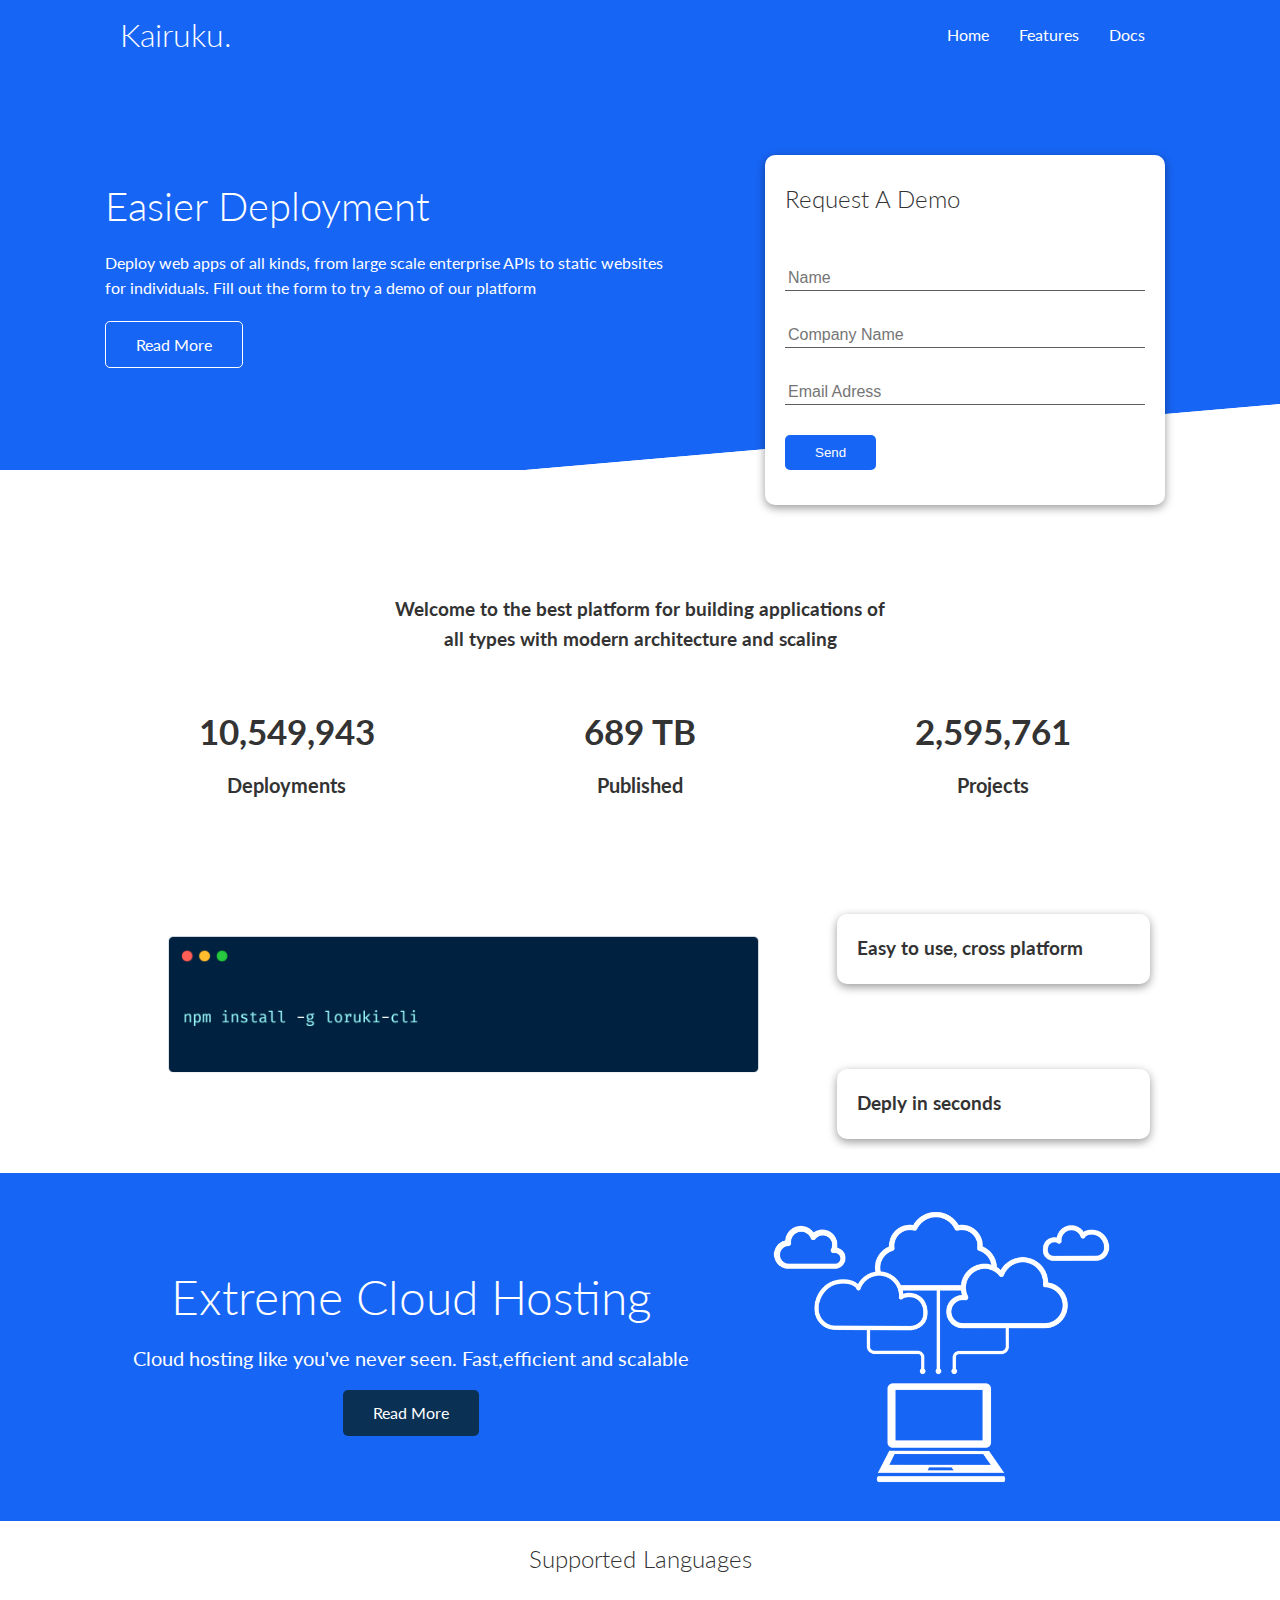
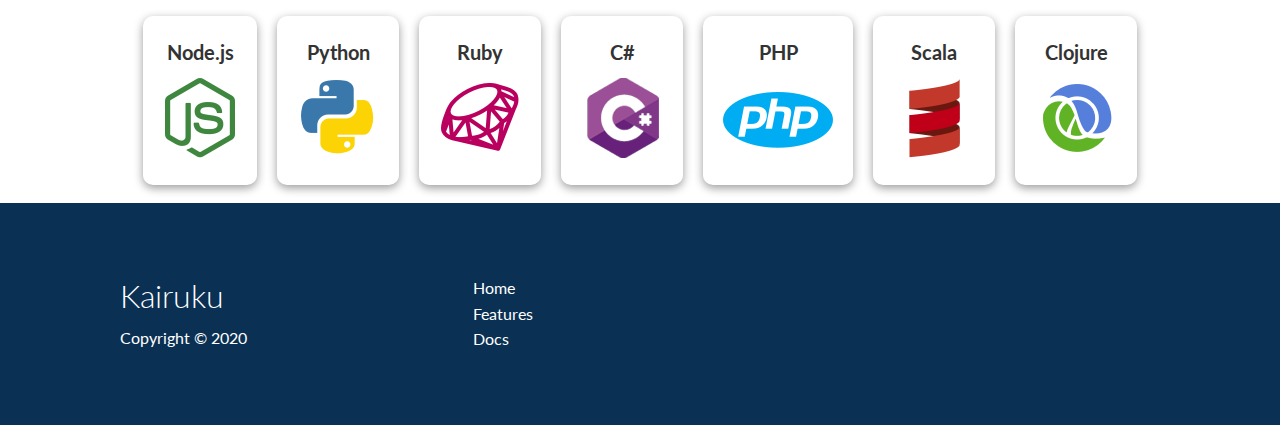
<file: index.html>
<!DOCTYPE html>
<html lang="en">
<head>
    <meta charset="UTF-8">
    <meta name="viewport" content="width=device-width, initial-scale=1.0">
    <title>Kairuku | Cloud Hosting For Everyone</title>
    <link rel="stylesheet" href="style.css">
    <link rel="stylesheet" href="https://cdnjs.cloudflare.com/ajax/libs/font-awesome/5.15.2/css/all.min.css" integrity="sha512-HK5fgLBL+xu6dm/Ii3z4xhlSUyZgTT9tuc/hSrtw6uzJOvgRr2a9jyxxT1ely+B+xFAmJKVSTbpM/CuL7qxO8w==" crossorigin="anonymous" />
</head>
<body>
    <!-- Navbar-->
    <div class="navbar">
        <div class="container flex">
            <h1 class="logo">Kairuku.</h1>
            <nav>
                <ul>
                    <li><a href="index.html">Home</a></li>
                    <li><a href="features.html" >Features</a></li>
                    <li><a href="docs.html">Docs</a></li>
                </ul>
            </nav>
        </div>
    </div>

    <!--Showcase-->
    <section class="showcase">
        <div class="container grid">
            <div class="showcase-text">
                <h1>Easier Deployment</h1>
                <p>Deploy web apps of all kinds, from large scale enterprise APIs to static websites for individuals. Fill out the form to try a demo of our platform</p>
                <a href="features.html" class="btn btn-outline">Read More</a>
            </div>
            <div class="showcase-form card">
                <h2>Request A Demo</h2>
                <form name="contact" method="POST" netlify-honeypot="bot-field" data-netlify="true">
                    <input type="hidden" name="form-name" value="contact">
                    <p class="hidden">
                        <label>Don’t fill this out if you’re human: <input name="bot-field" /></label>
                      </p>
                    <div class="form-control">
                        <input type="text" name="Name" placeholder="Name" required>
                    </div>
                    <div class="form-control">
                        <input type="text" name="Company" placeholder="Company Name" required>
                    </div>
                    <div class="form-control">
                        <input type="text" name="email" placeholder="Email Adress" required>
                    </div>
                    <input type="submit" value="Send" class="btn btn-primary">
                </form>
            </div>
        </div>
    </section>


    <!--STATS-->

    <section class="stats">
        <div class="container">
            <h3 class="stats-heading text-center  ">
                Welcome to the best platform for building applications of all types with modern architecture and scaling
            </h3>

            <div class="grid grid-3 text-center my-4">
                <div>
                    <i class="fas fa-server fa-3x"></i>
                <h3>10,549,943</h3>
                <p class="text-secondary">Deployments</p>
                </div>
                <div>
                    <i class="fas fa-upload fa-3x"></i>
                    <h3>689 TB</h3>
                    <p class="text-secondary">Published</p>
                </div>
                <div>
                    <i class="fas fa-project-diagram fa-3x"></i>
                    <h3>2,595,761</h3>
                    <p class="text-secondary">Projects</p>
                </div>
            </div>
        </div>
    </section>

    <!--CLi-->
    <section class="cli">
        <div class="container grid">
            <img src="images/cli.png" alt="">
            <div class="card">
                <h3>Easy to use, cross platform</h3>
            </div>
            <div class="card">
                <h3>Deply in seconds</h3>
            </div>
        </div>
    </section>

    <!--cloud-->
    <section class="cloud bg-primary my-2 py-2">
        <div class="container grid">
            <div class="text-center">
                <h2 class="lg"> Extreme Cloud Hosting  </h2>
               <p class="lead my-1"> Cloud hosting like you've never seen. Fast,efficient and scalable</p>
               <a href="features.html" class="btn btn-dark">Read More</a>
            </div>
            <img src="images/cloud.png" alt="">
        </div>

    </section>

    <!--Languages-->
    <section class="languages">
        <h2 class="md text-center my-2">
            Supported Languages
        </h2>
        <div class="container flex">
            <div class="card">
                <h4>Node.js</h4>
                <img src="images/logos/node.png" alt="">
            </div>
            <div class="card">
                <h4>Python</h4>
                <img src="images/logos/python.png" alt="">
            </div>
            <div class="card">
                <h4>Ruby</h4>
                <img src="images/logos/ruby.png" alt="">
            </div>
            <div class="card">
                <h4>C#</h4>
                <img src="images/logos/csharp.png" alt="">
            </div>
            <div class="card">
                <h4>PHP</h4>
                <img src="images/logos/php.png" alt="">
            </div>
            <div class="card">
                <h4>Scala</h4>
                <img src="images/logos/scala.png" alt="">
            </div>
            <div class="card">
                <h4>Clojure</h4>
                <img src="images/logos/clojure.png" alt="">
            </div>
        </div>
    </section>


    <!--Footer-->
    <footer class="footer bg-dark py-5">
        <div class="container grid grid-3">
            <div>
                <h1>Kairuku</h1>
                <p>Copyright &copy; 2020</p>
            </div>
            <nav>
                <ul>
                    <li><a href="index.html">Home</a></li>
                    <li><a href="features.html" >Features</a></li>
                    <li><a href="docs.html">Docs</a></li>
                </ul>
            </nav>
            <div class="social">
                <a href="#"><i class="fab fa-github fa-2x"></i></a>
                <a href="#"><i class="fab fa-facebook fa-2x"></i></a>
                <a href="#"><i class="fab fa-snapchat fa-2x"></i></a>
                <a href="#"><i class="fab fa-twitter fa-2x"></i></a>
            </div>
        </div>
    </footer>

</body>
</html>
</file>
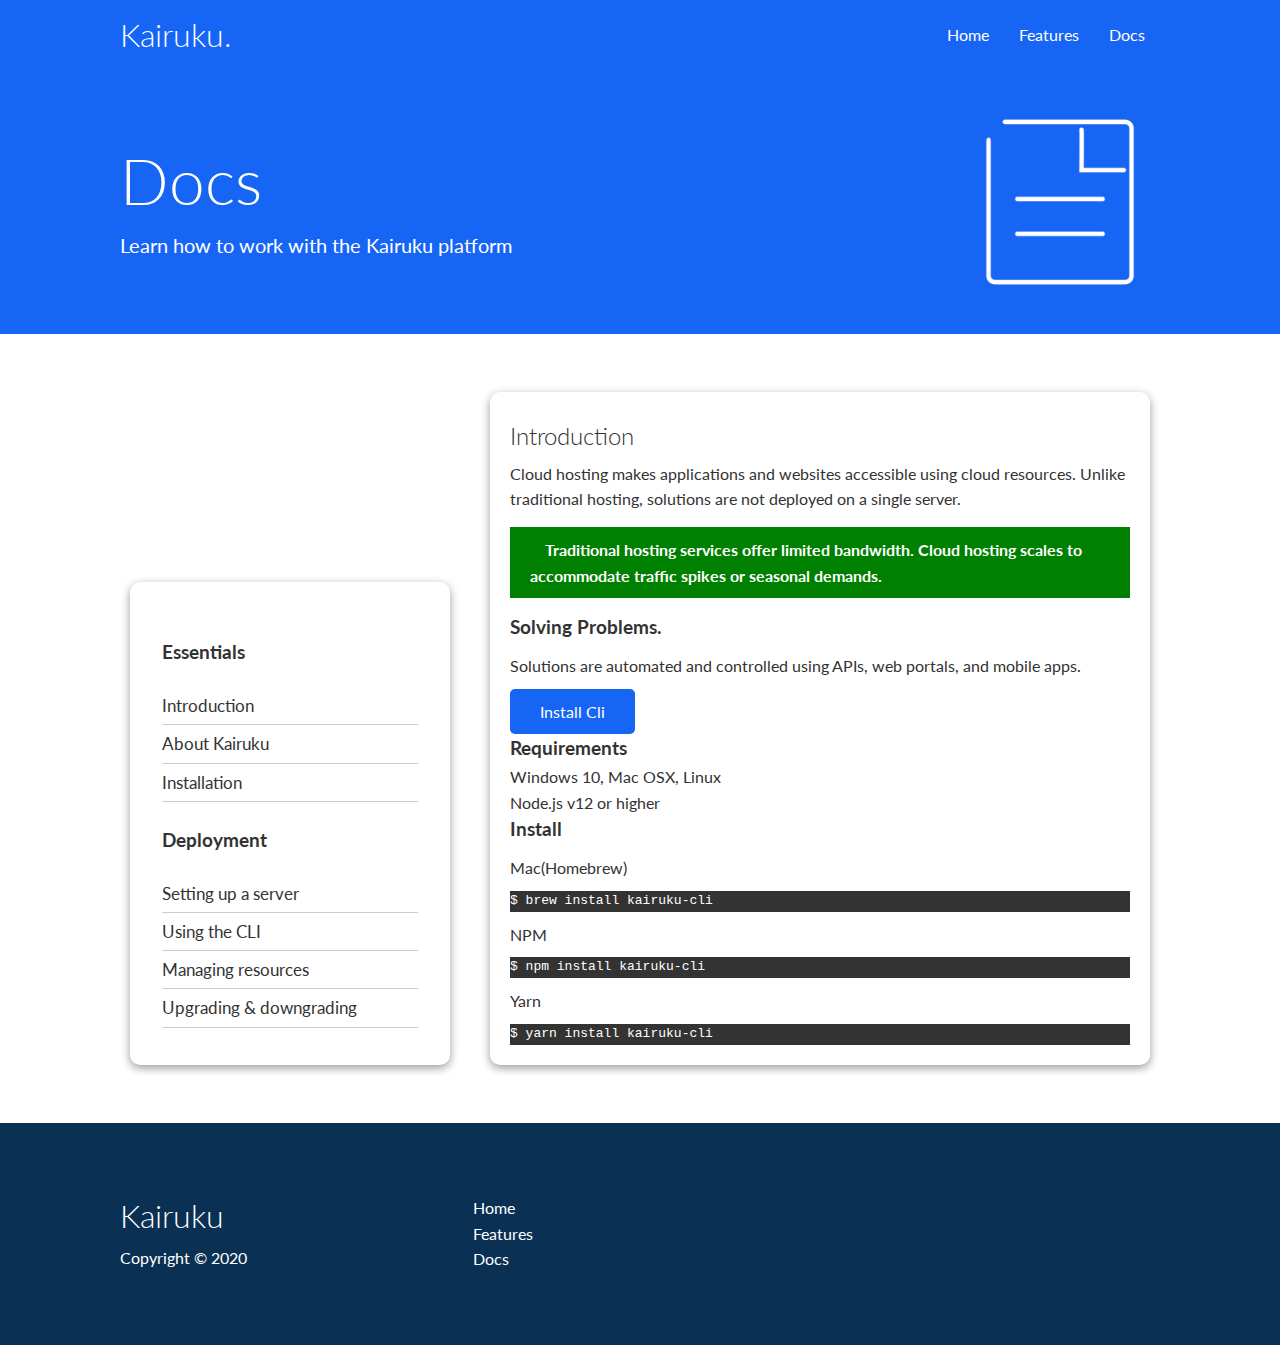
<file: docs.html>
<!DOCTYPE html>
<html lang="en">
<head>
    <meta charset="UTF-8">
    <meta name="viewport" content="width=device-width, initial-scale=1.0">
    <title>Kairuku | Cloud Hosting For Everyone</title>
    <link rel="stylesheet" href="style.css">
    <link rel="stylesheet" href="https://cdnjs.cloudflare.com/ajax/libs/font-awesome/5.15.2/css/all.min.css" integrity="sha512-HK5fgLBL+xu6dm/Ii3z4xhlSUyZgTT9tuc/hSrtw6uzJOvgRr2a9jyxxT1ely+B+xFAmJKVSTbpM/CuL7qxO8w==" crossorigin="anonymous" />
</head>

<!-- Navbar-->
<div class="navbar">
    <div class="container flex">
        <h1 class="logo">Kairuku.</h1>
        <nav>
            <ul>
                <li><a href="index.html">Home</a></li>
                <li><a href="features.html" >Features</a></li>
                <li><a href="docs.html">Docs</a></li>
            </ul>
        </nav>
    </div>
</div>

<!--Head-->
<section class="docs-head bg-primary py-3">

    <div class="container grid">
        <div>
            <h1 class="xl">
                Docs
            </h1>
            <p class="lead">
                Learn how to work with the Kairuku platform
            </p>
        </div>
        <img src="images/docs.png" alt="">

    </div>
</section>


<!--Docs Main-->
<section class="docs-main my-4">
<div class="container grid">
    <div class="card bg-light p-3">
        <h3 class="my-2">Essentials</h3>
        <nav>
            <ul>
                <li><a href="#">Introduction</a></li>
                <li><a href="#">About Kairuku</a></li>
                <li><a href="#">Installation</a></li>

            </ul>
        </nav>

       
        <h3 class="my-2">Deployment</h3>
        <nav>
            <ul>
                <li><a href="#">Setting up a server</a></li>
                <li><a href="#">Using the CLI</a></li>
                <li><a href="#">Managing resources</a></li>
                <li><a href="#">Upgrading & downgrading</a></li>
            </ul>
        </nav>
    </div>

    <div class="card">
        <h2>Introduction</h2>
       <p> Cloud hosting makes applications and websites accessible using cloud resources. Unlike traditional hosting, solutions are not deployed on a single server.</p>
       <div class="alert alert-success">
           <i class="fas fa-info"></i>
           Traditional hosting services offer limited bandwidth. Cloud hosting scales to accommodate traffic spikes or seasonal demands.
       </div>
       <h3>Solving Problems.</h3>
       <p>Solutions are automated and controlled using APIs, web portals, and mobile apps.</p>
       <a href="#" class="btn btn-primary"> Install Cli</a>
       <h3>Requirements</h3>
       <ul>
           <li>Windows 10, Mac OSX, Linux</li>
           <li>Node.js v12 or higher</li>
       </ul>

       <h3>Install</h3>

       <p>Mac(Homebrew)</p>
       <pre><code>$ brew install kairuku-cli</code></pre>

       <p>NPM</p>
       <pre><code>$ npm install kairuku-cli</code></pre>

       <p>Yarn</p>
       <pre><code>$ yarn install kairuku-cli</code></pre>
    </div>
</div>
</section>



    <!--Footer-->
   <!--Footer-->
   <footer class="footer bg-dark py-5">
    <div class="container grid grid-3">
        <div>
            <h1>Kairuku</h1>
            <p>Copyright &copy; 2020</p>
        </div>
        <nav>
            <ul>
                <li><a href="index.html">Home</a></li>
                <li><a href="features.html" >Features</a></li>
                <li><a href="docs.html">Docs</a></li>
            </ul>
        </nav>
        <div class="social">
            <a href="#"><i class="fab fa-github fa-2x"></i></a>
            <a href="#"><i class="fab fa-facebook fa-2x"></i></a>
            <a href="#"><i class="fab fa-snapchat fa-2x"></i></a>
            <a href="#"><i class="fab fa-twitter fa-2x"></i></a>
        </div>
    </div>
</footer>

</body>
</html>
</file>
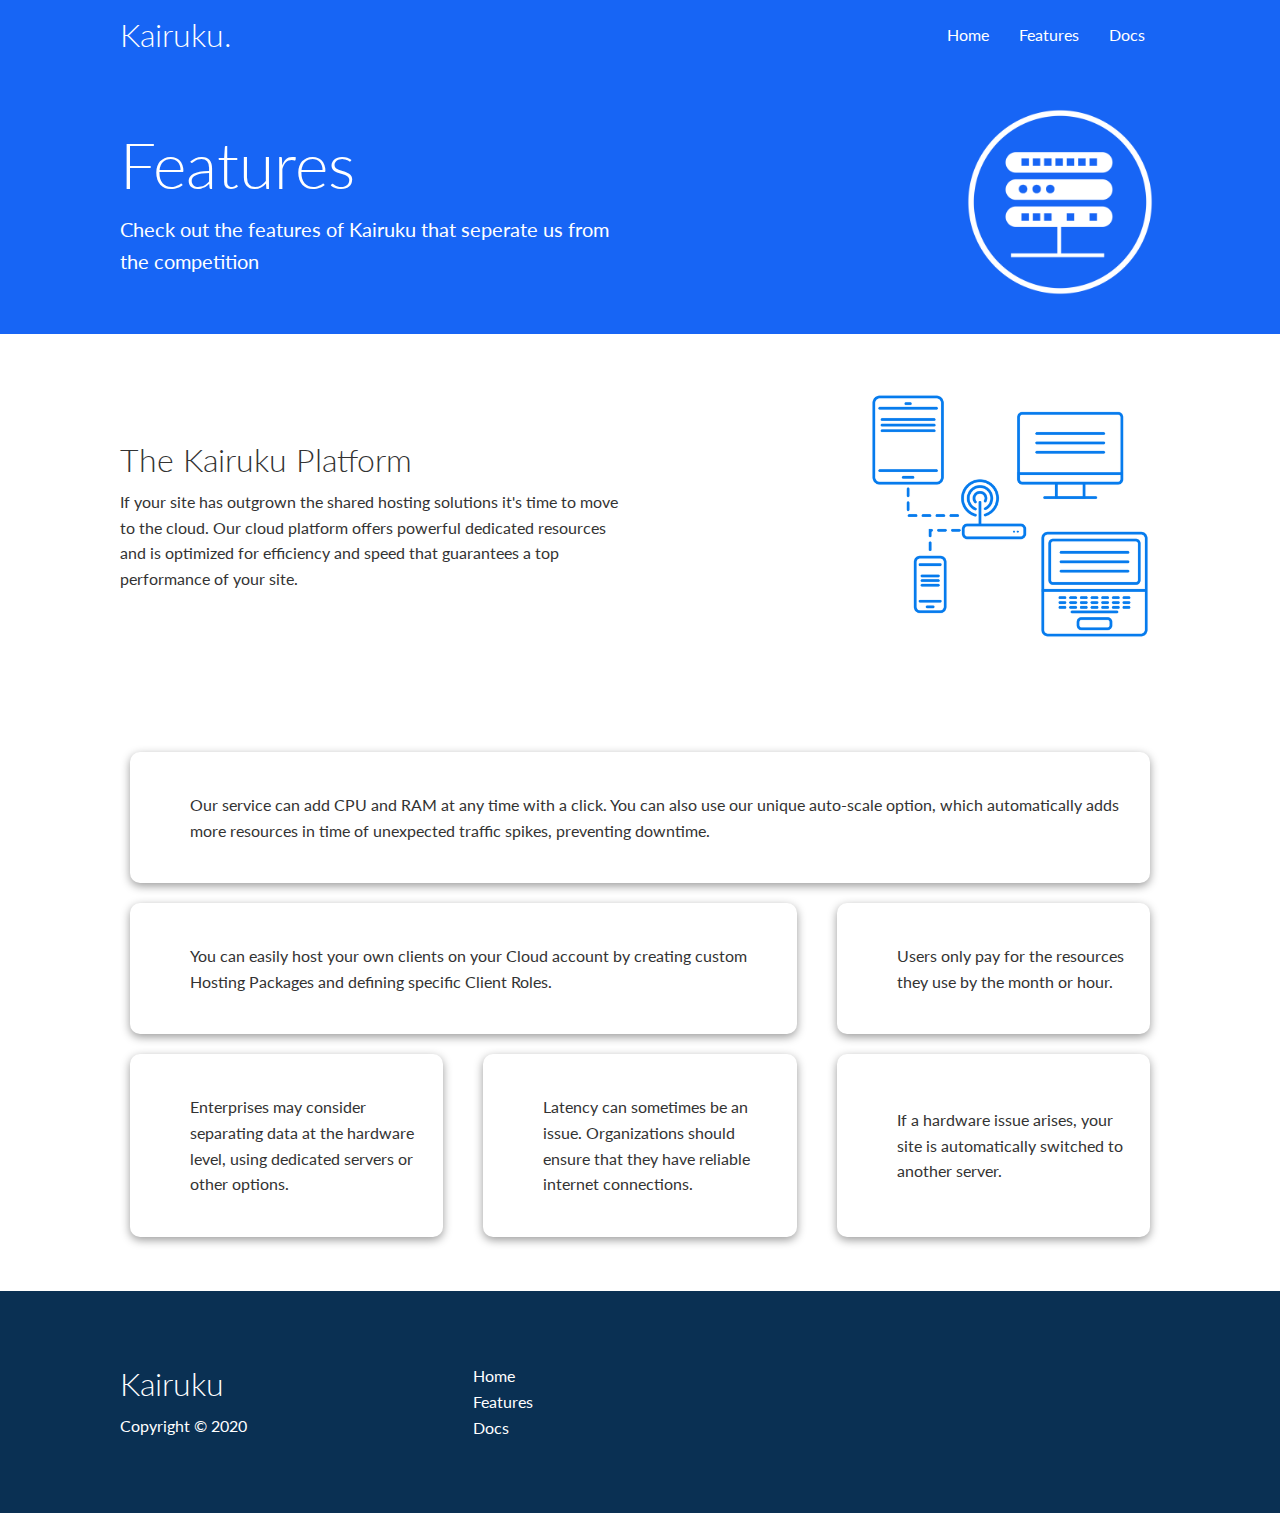
<file: features.html>
<!DOCTYPE html>
<html lang="en">
<head>
    <meta charset="UTF-8">
    <meta name="viewport" content="width=device-width, initial-scale=1.0">
    <title>Kairuku| Cloud Hosting For Everyone</title>
    <link rel="stylesheet" href="style.css">
    <link rel="stylesheet" href="https://cdnjs.cloudflare.com/ajax/libs/font-awesome/5.15.2/css/all.min.css" integrity="sha512-HK5fgLBL+xu6dm/Ii3z4xhlSUyZgTT9tuc/hSrtw6uzJOvgRr2a9jyxxT1ely+B+xFAmJKVSTbpM/CuL7qxO8w==" crossorigin="anonymous" />
</head>

<!-- Navbar-->
<div class="navbar">
    <div class="container flex">
        <h1 class="logo">Kairuku.</h1>
        <nav>
            <ul>
                <li><a href="index.html">Home</a></li>
                <li><a href="features.html" >Features</a></li>
                <li><a href="docs.html">Docs</a></li>
            </ul>
        </nav>
    </div>
</div>

<!--Head-->
<section class="features-head bg-primary py-3">

    <div class="container grid">
        <div>
            <h1 class="xl">
                Features
            </h1>
            <p class="lead">
                Check out the features of Kairuku that seperate us from the competition
            </p>
        </div>
        <img src="images/server.png" alt="">

    </div>
</section>

<!--Sub Head-->
<section class="features-sub-head bg-light py-3">
    <div class="container grid">
        <div>
            <h1 class="md">
                The Kairuku Platform
            </h1>
            <p>
                If your site has outgrown the shared hosting solutions it's time to move to the cloud. Our cloud platform offers powerful dedicated resources and is optimized for efficiency and speed that guarantees a top performance of your site.
            </p>
        </div>
        <img src="images/server2.png" alt="">
    </div>
</section>

    <section class="features-main my-2">
        <div class="container grid grid-3">
            <div class="card flex">
                <i class="fas fa-server fa-3x"></i>
                <p>Our service can add CPU and RAM at any time with a click. You can also use our unique auto-scale option, which automatically adds more resources in time of unexpected traffic spikes, preventing downtime.</p>
            </div>
            <div class="card flex">
                <i class="fas fa-laptop-code fa-3x"></i>
                <p>You can easily host your own clients on your Cloud account by creating custom Hosting Packages and defining specific Client Roles.</p>
            </div>
            <div class="card flex">
                <i class="fas fa-power-off fa-3x"></i>
                <p>Users only pay for the resources they use by the month or hour.</p>
            </div>
            <div class="card flex">
                <i class="fas fa-upload fa-3x"></i>
                <p>Enterprises may consider separating data at the hardware level, using dedicated servers or other options.</p>
            </div>
            <div class="card flex">
                <i class="fas fa-database fa-3x"></i>
                <p>Latency can sometimes be an issue. Organizations should ensure that they have reliable internet connections.</p>
            </div>
            <div class="card flex">
                <i class="fa fa-download  fa-3x"></i>
                <p>If a hardware issue arises, your site is automatically switched to another server.</p>
            </div>
        </div>
    </section>


    <!--Footer-->
 
   <footer class="footer bg-dark py-5">
    <div class="container grid grid-3">
        <div>
            <h1>Kairuku</h1>
            <p>Copyright &copy; 2020</p>
        </div>
        <nav>
            <ul>
                <li><a href="index.html">Home</a></li>
                <li><a href="features.html" >Features</a></li>
                <li><a href="docs.html">Docs</a></li>
            </ul>
        </nav>
        <div class="social">
            <a href="#"><i class="fab fa-github fa-2x"></i></a>
            <a href="#"><i class="fab fa-facebook fa-2x"></i></a>
            <a href="#"><i class="fab fa-snapchat fa-2x"></i></a>
            <a href="#"><i class="fab fa-twitter fa-2x"></i></a>
        </div>
    </div>
</footer>

</body>
</html>
</file>
<file: style.css>
@import url('https://fonts.googleapis.com/css2?family=Lato:wght@300&display=swap');
:root{
    --primary-color: rgb(23, 101, 245);
    --secondary-color: rgb(12, 63, 158);
    --dark-color: rgb(10, 48, 83);
    --p-color: rgb(224, 224, 224);

}
* {
    box-sizing: border-box;
    padding: 0;
    margin: 0;
}
body {
    font-family: 'Lato', sans-serif;
    color: #333;
    line-height: 1.6;
}
ul {
    list-style-type: none;
}
a {
    text-decoration: none;
    color: #333;
}
code,pre {
    background-color:#333;
    color:white;
}
h1,
h2 {
    font-weight: 300;
    line-height: 1.2;
    margin: 10px 0;   
}
p{
    margin: 10px 0;
}
img{
    width: 100%;
}
/* Navbar Style */
.navbar {
    background-color: var(--primary-color);
    color: white;
    height: 70px;
}
.navbar ul {
    display: flex;
}
.navbar a {
    color: white;
    padding: 10px;
    margin: 0 5px;
}
.navbar a:hover {
    border-bottom: 2px white solid;
}


.navbar .flex {
    justify-content: space-between;
}

/*showcase */ 
.showcase {
    height: 400px;
   background-color: var(--primary-color);
   color:#fff;
   position: relative;
}
.showcase h1 {
    font-size: 40px;

}
.showcase p {
    margin: 20px 0;
}

.showcase .grid {
    grid-template-columns: 55% 45%;
    gap: 30px ;
    overflow: visible;
}

.showcase-text {
    animation: slideinfromleft 1s ease-in;
}
.showcase-form {
    position: relative;
    top:60px;
    height:350px;
    width: 400px;
    padding: 40px;
    z-index: 100;
    justify-self: flex-end  ;
    animation: slideinfromright 1s ease-in;

}
.showcase-form .form-control {
    margin: 30px 0;
}
.showcase-form input[type='text'],.showcase-form input[type='email'] {
    border: 0;
    border-bottom: 1px solid rgb(94, 94, 94);
    width: 100%;
    padding: 3px;
    font-size: 16px;
}
.showcase-form input:focus{
    outline: none;
}
.showcase::before,.showcase::after {
    content:'';
    position: absolute;
    height: 100px;
    bottom: -90px;
    right: 0;
    left: 0;
    background: rgb(255, 255, 255);
    transform: SkewY(-5deg);
    -webkit-transform: SkewY(-5deg);
    -moz-transform: SkewY(-5deg);
    -ms-transform: SkewY(-5deg);
    -o-transform: SkewY(-5deg);
}
/* stats*/
.stats {
    padding-top: 125px;
    animation: slideinfrombottom 1s ease-in;

}
.stats-heading
{
max-width: 500px;
margin: auto;
}
.stats .grid h3 {
    font-size:35px;
    
}
.stats .grid p {
    font-size: 20px;
    font-weight: bold;
}

/* Cli */
.cli .grid {
    grid-template-columns: 1fr 1fr 1fr;
    grid-template-rows: 2fr 1fr ;
}
.cli .grid > *:first-child{
    grid-column: 1/span 2;
    grid-row: 1/span 2;
}

/* utilites*/
.container {
    max-width: 1100px;
    margin: 0 auto;
    overflow: auto;
    padding: 0 30px;
}
.flex {
    display: flex;
    justify-content: center;
    align-items:center;
    height: 100%;
}
.grid {
    display: grid;
    grid-template-columns: 1fr 1fr;
    gap: 20px ;
    justify-content: center;
    align-items: center;
    height: 100%;
}
.grid-3 {
    grid-template-columns: 1fr 1fr 1fr;

}
.card {
    background-color: #ffffff;
    color: #333;
    border-radius: 10px;
    box-shadow: 0 3px 10px rgba(0,0,0,0.4);
    padding: 20px;
    margin: 10px;
}
.btn {
    display: inline-block;
    padding: 10px 30px;
    cursor: pointer;
    background-color: var(--primary-color);
    border: none;
    border-radius: 5px;
    color: white;
}
.btn-outline {
    background: transparent;
    border: 1px solid white;
}
.btn:hover{
    transform: scale(.98);
}

/* Backgrounds */

.bg-primary,.btn-primary {
    background-color: var(--primary-color);
    color: white;
}
.bg-secondary,.btn-secondary {
    background-color: var(--secondary-color);
    color: white;
}
.bg-dark,.btn-dark {
    background-color: var(--dark-color);
    color: white;
}
.bg-p,.btn-p {
    background-color: var(--secondary-color);
    color:#333;
}
.bg-dark a,.bg-primary a,.bg-secondary a,.bg-p a {
    color: #fff;
}

/*  Text Size*/
.lead {
    font-size: 20px;
}
.sm {
    font-size: 1rem;
}
.med {
font-size: 2rem;
}
.lg {
    font-size: 3rem;
}
.xl{
    font-size: 4rem;
}


.text-center {
    text-align: center;
}

.hidden {
    visibility: hidden;
    height: 0;
}
.none {
    visibility: hidden;
}
/* Alert */

.alert {
    background-color:var(--p-color) ;
    padding: 10px 20px;
    font-weight: bold;
    margin: 15px 0;
}
.alert i {
margin-right: 15px;

}
.alert-success {
background-color: green;
color: white;
}
.alert-error {
    background-color: red;
}

/* Cloud */

.cloud .grid {
    grid-template-columns: 4fr 3fr;
}

/* Languages*/

.languages .card {
    text-align: center;
    margin:18px 10px;
    transition: transform 0.2s ease-in;
}
.languages .flex {
    flex-wrap: wrap;
}
.languages .card h4 {
    font-size: 20px;
    margin-bottom: 10px;
}
.languages .card:hover {
    transform: translateY(-14px);

}
/*features*/

.features-head img {
width: 200px;
justify-self: flex-end;
}
.features-sub-head img {
    width: 300px;
    justify-self: flex-end;
}

.features-main .card  i  {
    margin: 20px;
}

.features-main .grid {
    padding: 30px;
}

.features-main .grid > *:first-child{
    grid-column: 1/span 3;
    
}
.features-main .grid > *:nth-child(2){
    grid-column: 1/span 2;
   
}

/* Docs */
.docs-head img {
 width: 200px;   
 justify-self: flex-end;
}

.doc-main h3 {
    margin:20px 0;
}
.docs-main .grid {
    grid-template-columns: 1fr 2fr;
    align-items: flex-end;
}

.docs-main nav li {
    font-size: 17px;
    padding-bottom: 5px;
    margin-bottom: 5px;
    border-bottom: 1px solid #ccc;
}
.docs-main a:hover{
    font-weight: bold;
}
/* Footer */
.footer .social a {
    margin:0 10px;
}



/* margin */
.my-1 {
    margin: 1rem 0;
}
.my-2 {
    margin: 1.5rem 0;
}

.my-3 {
    margin: 2rem 0;
}

.my-4 {
    margin: 3rem 0;
}

.my-5 {
    margin: 4rem 0;
}

.m-1 {
    margin: 1rem ;
}
.m-2 {
    margin: 1.5rem ;
}

.m-3 {
    margin: 2rem ;
}

.m-4 {
    margin: 3rem ;
}

.m-5 {
    margin: 4rem ;
}

/* PADDING*/ 

.py-1 {
    padding: 1rem 0;
}
.py-2 {
    padding: 1.5rem 0;
}

.py-3 {
    padding: 2rem 0;
}

.py-4 {
    padding: 3rem 0;
}

.py-5 {
    padding: 4rem 0;
}
.p-1 {
    padding: 1rem ;
}
.p-2 {
    padding: 1.5rem ;
}

.p-3 {
    padding: 2rem ;
}

.p-4 {
    padding: 3rem ;
}

.p-5 {
    padding: 4rem ;
}

/* animations */

@keyframes slideinfromleft {
    0% {
        transform: translateX(-100%);
    }
    100% {
        transform: translateX(0);
    }
}
@keyframes slideinfromright {
    0% {
        transform: translateX(100%);
    }
    100% {
        transform: translateX(0);
    }
}

@keyframes slideinfromtop {
0% {
    transform: translateY(-100%);
}
100% {
    transform: translateX(0);
}
}

@keyframes slideinfrombottom
{
    0% {
        transform: translateY(100%);
    }
    100% {
        transform: translateX(0);
    }
}


/* Tablets and Under */
@media (max-width:768px) {
    .grid,
    .showcase .grid,
    .stats .grid,
    .cli .grid,
    .cloud .grid,.docs-main .grid,.features-main .grid 
    {
        grid-template-columns: 1fr;
        grid-template-rows: 1fr;
    }
    .showcase {
        height: auto;
    }
    .showcase-text {
        text-align: center;
        margin-top: 40px;
        animation: slideinfromtop 1s ease-in ;

    }
    .showcase-form {
        justify-self: center;
        margin: auto;
    }
    .cli .grid > *:first-child{
        grid-column: 1;
        grid-row: 1;
    }
    .features-head,.features-sub-head,.docs-head {
        text-align: center;
    }
    .features-head img,.features-sub-head img,.docs-head img {

        justify-self: center;
    }

    .features-main .grid > *:first-child,
    .features-main .grid > *:nth-child(2) {
        grid-column: 1;

    }


}


/* Mobile */
@media (max-width:500px) {
    .navbar {
        height: 110px;
    }
    .navbar .flex {
        flex-direction: column;
    }
    .navbar ul {
        padding: 10px;
        background-color: rgba(0,0,0,0.1);
    }
} 

/* 4K */
@media (min-width:3800px) {
    .showcase::before,.showcase::after {
        content:'';
        position: absolute;
        height: 100px;
        bottom: -90px;
        right: 0;
        left: 0;
        background: rgb(255, 255, 255);
        transform: SkewY(-5deg);
        -webkit-transform: SkewY(-1deg);
        -moz-transform: SkewY(-1deg);
        -ms-transform: SkewY(-1deg);
        -o-transform: SkewY(-1deg);
    }
    .social a {
        font-size: 40px;
        margin:0 10px;
    }
    .footer{
        height: 40vh;
        
    }
    .footer div{
        font-size: 40px;
    }

    .footer .container{
        max-width: 2000px;
        font-size:40px;
    }
    .docs-head,.docs-main{
        font-size: 20px;
    }
    
    .container{
        font-size: 20px;
    }
   
    
}
</file>
